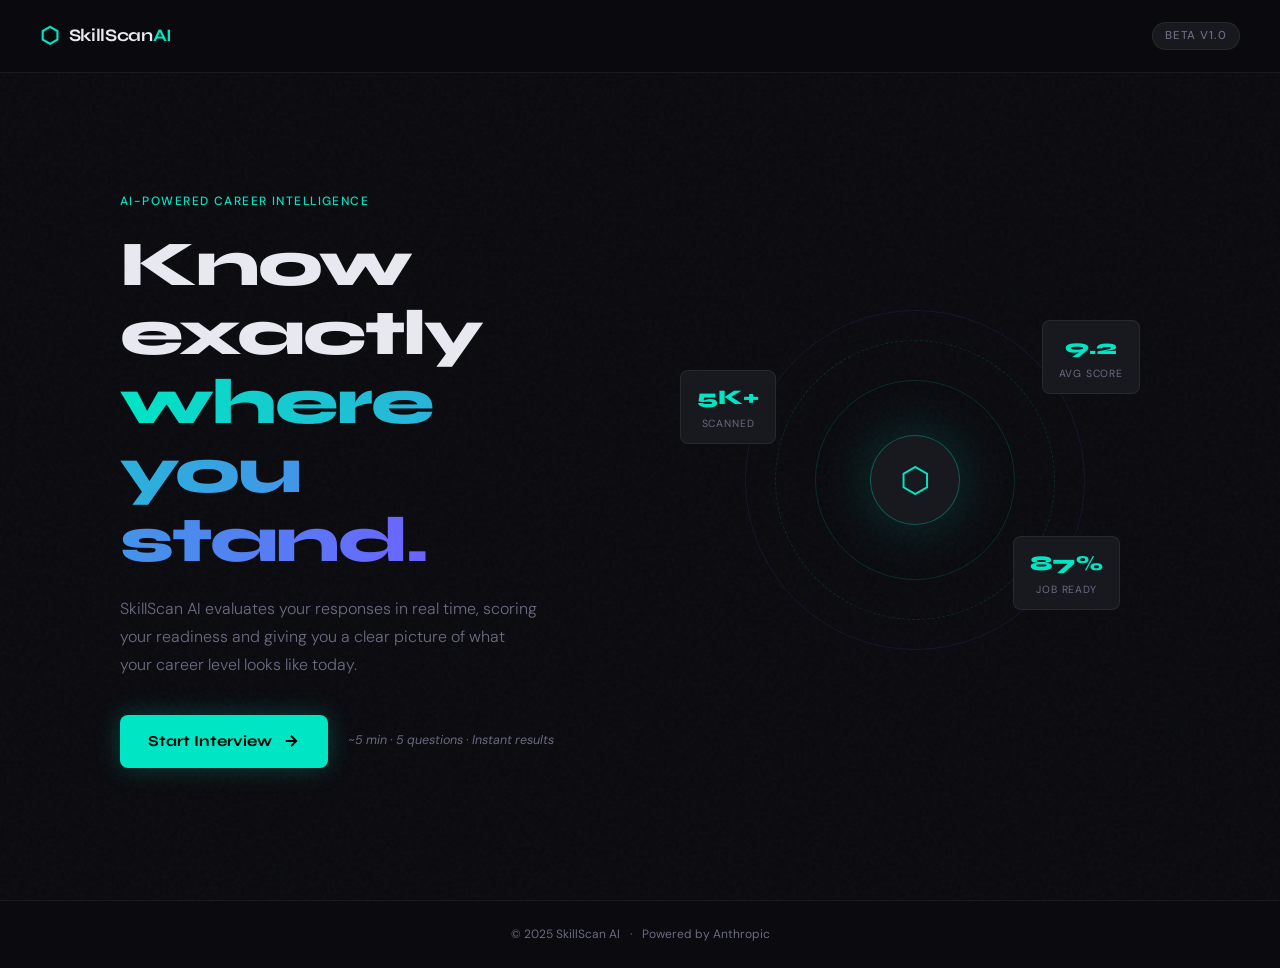
<file: index.html>
<!DOCTYPE html>
<html lang="en">
<head>
  <meta charset="UTF-8" />
  <meta name="viewport" content="width=device-width, initial-scale=1.0" />
  <title>SkillScan AI — Home</title>
  <link rel="stylesheet" href="style.css" />
  <link href="https://fonts.googleapis.com/css2?family=Syne:wght@400;600;700;800&family=DM+Sans:ital,wght@0,300;0,400;0,500;1,300&display=swap" rel="stylesheet" />
</head>
<body class="page-home">

  <div class="noise"></div>

  <header class="site-header">
    <div class="logo">
      <span class="logo-icon">⬡</span>
      <span class="logo-text">SkillScan<em>AI</em></span>
    </div>
    <div class="header-badge">Beta v1.0</div>
  </header>

  <main class="home-main">
    <div class="home-content">
      <div class="eyebrow">AI-Powered Career Intelligence</div>

      <h1 class="home-title">
        Know exactly<br />
        <span class="gradient-text">where you stand.</span>
      </h1>

      <p class="home-sub">
        SkillScan AI evaluates your responses in real time,
        scoring your readiness and giving you a clear picture
        of what your career level looks like today.
      </p>

      <div class="home-actions">
        <a href="interview.html" class="btn-primary">
          <span>Start Interview</span>
          <svg width="18" height="18" viewBox="0 0 24 24" fill="none" stroke="currentColor" stroke-width="2.5"><path d="M5 12h14M12 5l7 7-7 7"/></svg>
        </a>
        <div class="home-note">~5 min · 5 questions · Instant results</div>
      </div>
    </div>

    <div class="home-visual">
      <div class="scan-ring ring-1"></div>
      <div class="scan-ring ring-2"></div>
      <div class="scan-ring ring-3"></div>
      <div class="scan-core">
        <span class="scan-icon">⬡</span>
      </div>
      <div class="floating-stat stat-1">
        <span class="stat-val">9.2</span>
        <span class="stat-label">Avg Score</span>
      </div>
      <div class="floating-stat stat-2">
        <span class="stat-val">87%</span>
        <span class="stat-label">Job Ready</span>
      </div>
      <div class="floating-stat stat-3">
        <span class="stat-val">5K+</span>
        <span class="stat-label">Scanned</span>
      </div>
    </div>
  </main>

  <footer class="site-footer">
    <span>© 2025 SkillScan AI</span>
    <span>·</span>
    <span>Powered by Anthropic</span>
  </footer>

  <script src="app.js"></script>
</body>
</html>
</file>
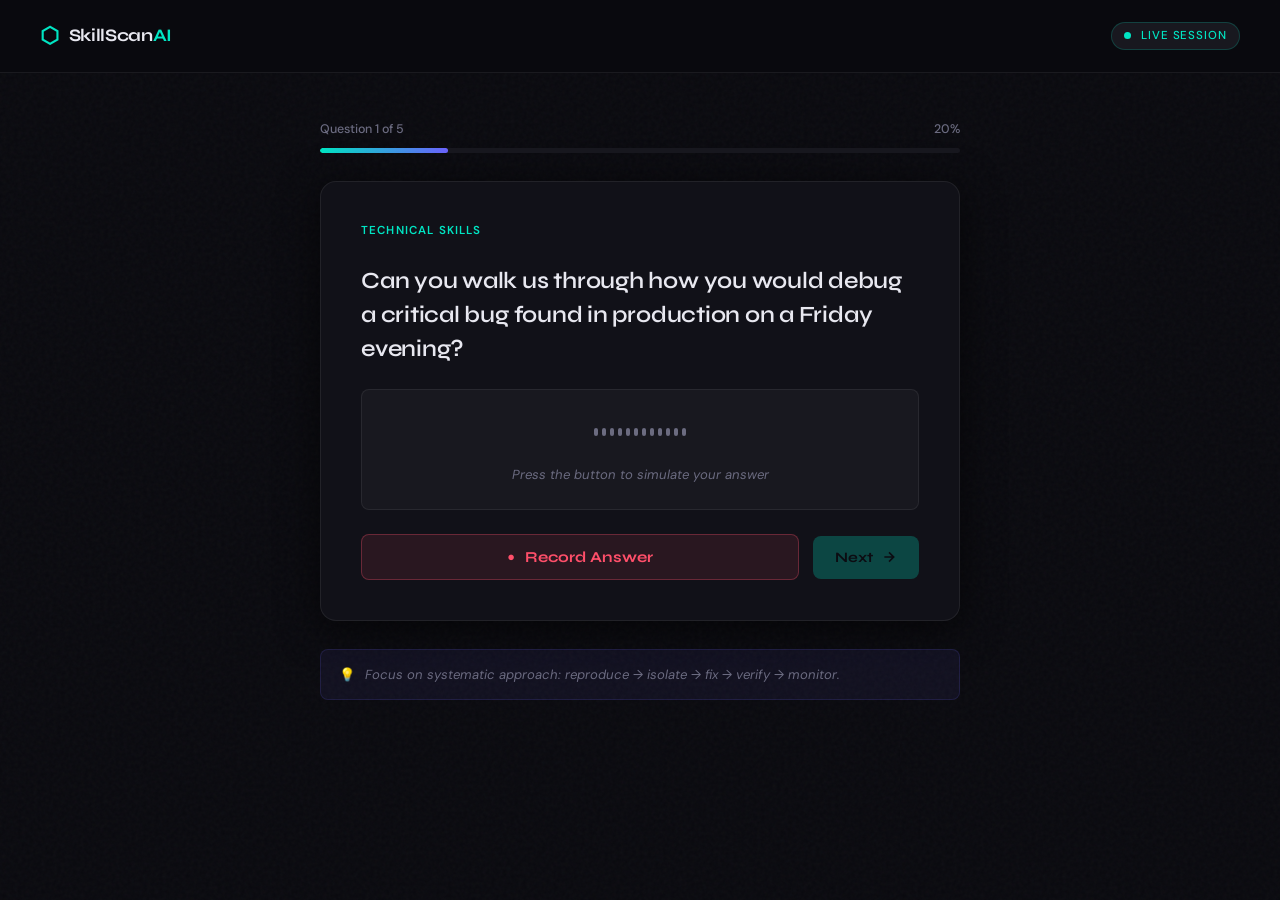
<file: interview.html>
<!DOCTYPE html>
<html lang="en">
<head>
  <meta charset="UTF-8" />
  <meta name="viewport" content="width=device-width, initial-scale=1.0" />
  <title>SkillScan AI — Interview</title>
  <link rel="stylesheet" href="style.css" />
  <link href="https://fonts.googleapis.com/css2?family=Syne:wght@400;600;700;800&family=DM+Sans:ital,wght@0,300;0,400;0,500;1,300&display=swap" rel="stylesheet" />
</head>
<body class="page-interview">

  <div class="noise"></div>

  <header class="site-header">
    <a href="index.html" class="logo">
      <span class="logo-icon">⬡</span>
      <span class="logo-text">SkillScan<em>AI</em></span>
    </a>
    <div class="header-badge live-badge">
      <span class="pulse-dot"></span> Live Session
    </div>
  </header>

  <main class="interview-main">

    <!-- Progress -->
    <div class="progress-track">
      <div class="progress-labels">
        <span id="question-counter">Question 1 of 5</span>
        <span id="progress-pct">20%</span>
      </div>
      <div class="progress-bar-bg">
        <div class="progress-bar-fill" id="progress-fill" style="width: 20%;"></div>
      </div>
    </div>

    <!-- Question Card -->
    <div class="question-card" id="question-card">
      <div class="q-category" id="q-category">Technical Skills</div>
      <p class="q-text" id="q-text">Loading question…</p>

      <div class="answer-zone" id="answer-zone">
        <div class="waveform" id="waveform">
          <span></span><span></span><span></span><span></span>
          <span></span><span></span><span></span><span></span>
          <span></span><span></span><span></span><span></span>
        </div>
        <p class="recording-status" id="recording-status">Press the button to simulate your answer</p>
      </div>

      <div class="interview-actions">
        <button class="btn-record" id="record-btn">
          <span class="btn-record-icon" id="record-icon">●</span>
          <span id="record-label">Record Answer</span>
        </button>
        <button class="btn-next" id="next-btn" disabled>
          Next <svg width="16" height="16" viewBox="0 0 24 24" fill="none" stroke="currentColor" stroke-width="2.5"><path d="M5 12h14M12 5l7 7-7 7"/></svg>
        </button>
      </div>
    </div>

    <!-- Tip -->
    <div class="interview-tip" id="interview-tip">
      <span class="tip-icon">💡</span>
      <span id="tip-text">Speak clearly and structure your answer: Situation → Action → Result.</span>
    </div>

  </main>

  <script src="app.js"></script>
</body>
</html>
</file>
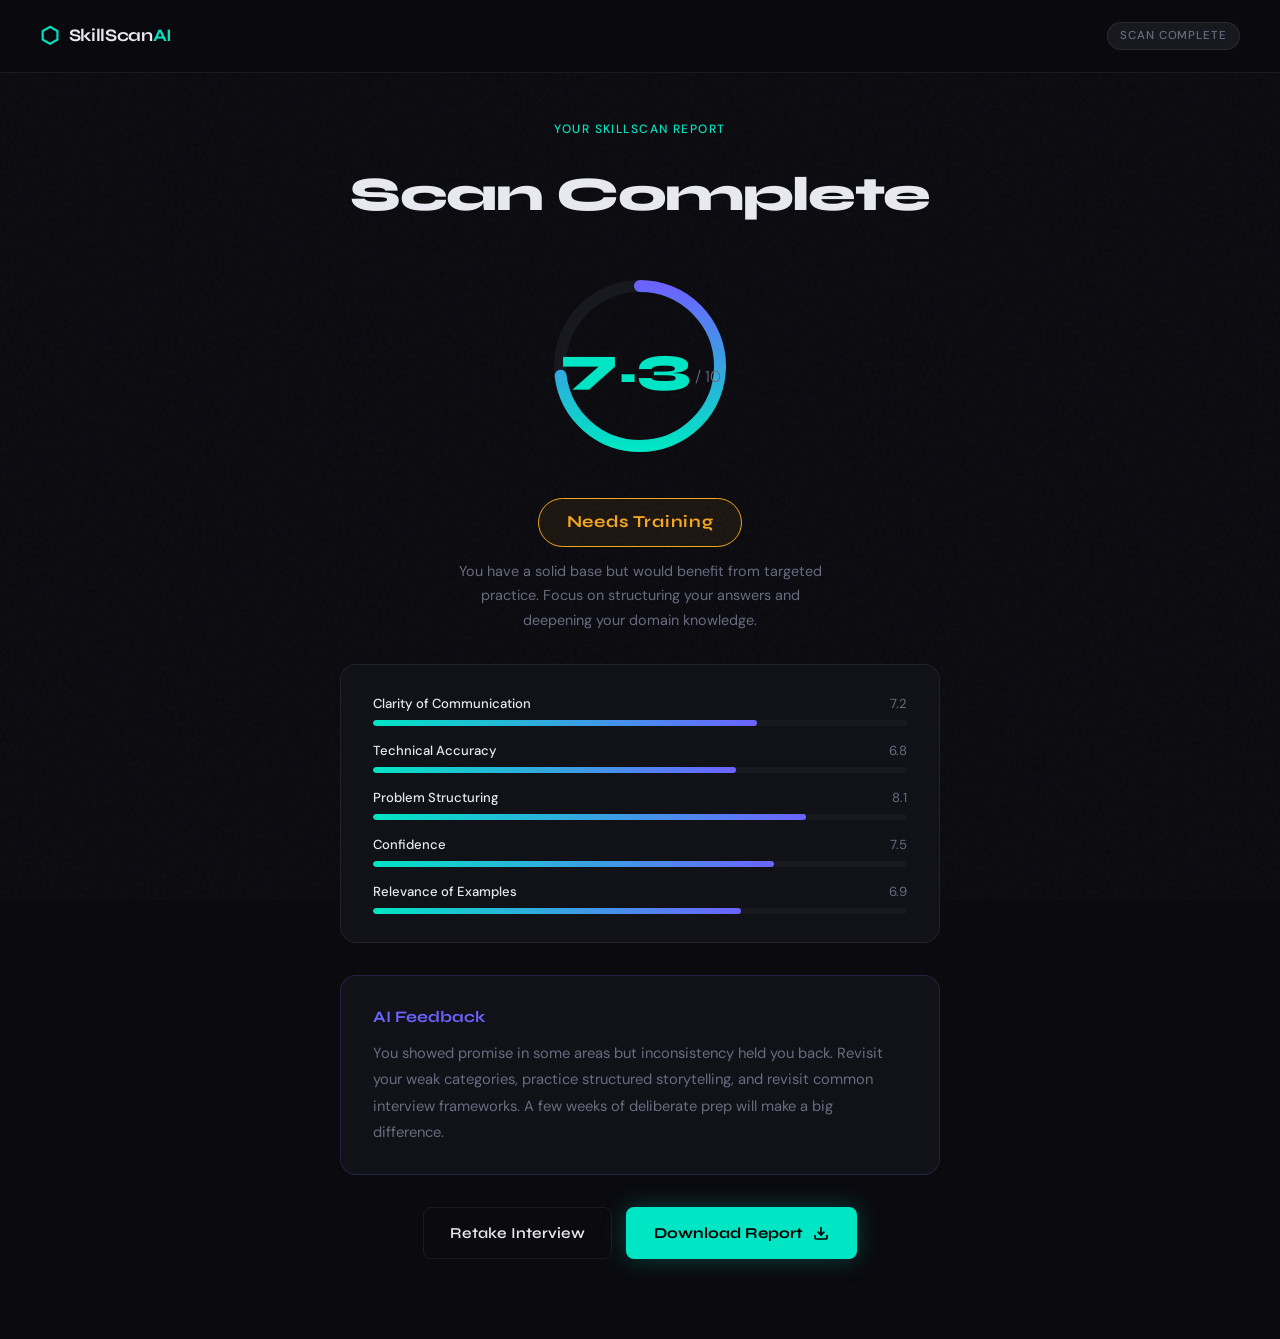
<file: result.html>
<!DOCTYPE html>
<html lang="en">
<head>
  <meta charset="UTF-8" />
  <meta name="viewport" content="width=device-width, initial-scale=1.0" />
  <title>SkillScan AI — Results</title>
  <link rel="stylesheet" href="style.css" />
  <link href="https://fonts.googleapis.com/css2?family=Syne:wght@400;600;700;800&family=DM+Sans:ital,wght@0,300;0,400;0,500;1,300&display=swap" rel="stylesheet" />
</head>
<body class="page-result">

  <div class="noise"></div>

  <header class="site-header">
    <a href="index.html" class="logo">
      <span class="logo-icon">⬡</span>
      <span class="logo-text">SkillScan<em>AI</em></span>
    </a>
    <div class="header-badge">Scan Complete</div>
  </header>

  <main class="result-main">

    <div class="result-header">
      <div class="eyebrow">Your SkillScan Report</div>
      <h2 class="result-title">Scan Complete</h2>
    </div>

    <!-- Score Dial -->
    <div class="score-section">
      <div class="score-dial" id="score-dial">
        <svg class="dial-svg" viewBox="0 0 200 200">
          <circle cx="100" cy="100" r="80" class="dial-bg" />
          <circle cx="100" cy="100" r="80" class="dial-fill" id="dial-circle" />
        </svg>
        <div class="dial-inner">
          <span class="dial-value" id="score-display">–</span>
          <span class="dial-label">/ 10</span>
        </div>
      </div>
    </div>

    <!-- Category Badge -->
    <div class="category-block" id="category-block">
      <div class="category-badge" id="category-badge">–</div>
      <p class="category-desc" id="category-desc">Analyzing your responses…</p>
    </div>

    <!-- Breakdown -->
    <div class="breakdown-grid" id="breakdown-grid">
      <!-- JS injects bars -->
    </div>

    <!-- Feedback -->
    <div class="feedback-card" id="feedback-card">
      <h3 class="feedback-title">AI Feedback</h3>
      <p class="feedback-text" id="feedback-text">–</p>
    </div>

    <!-- Actions -->
    <div class="result-actions">
      <a href="index.html" class="btn-secondary">Retake Interview</a>
      <button class="btn-primary" onclick="window.print()">
        <span>Download Report</span>
        <svg width="16" height="16" viewBox="0 0 24 24" fill="none" stroke="currentColor" stroke-width="2.5"><path d="M21 15v4a2 2 0 0 1-2 2H5a2 2 0 0 1-2-2v-4"/><polyline points="7 10 12 15 17 10"/><line x1="12" y1="15" x2="12" y2="3"/></svg>
      </button>
    </div>

  </main>

  <script src="app.js"></script>
</body>
</html>
</file>
<file: style.css>
/* ==========================================
   SkillScan AI — style.css
   Aesthetic: Dark Editorial / Precision Tech
   ========================================== */

/* ---------- CSS Variables ---------- */
:root {
  --bg:       #0a0a0f;
  --surface:  #111118;
  --surface2: #18181f;
  --border:   rgba(255,255,255,0.07);
  --accent:   #00e5c3;
  --accent2:  #6c63ff;
  --danger:   #ff4f6a;
  --text:     #e8e8f0;
  --muted:    #6b6b80;
  --font-display: 'Syne', sans-serif;
  --font-body:    'DM Sans', sans-serif;
  --radius:   16px;
  --radius-sm: 8px;
  --shadow:   0 8px 40px rgba(0,0,0,0.6);
}

/* ---------- Reset ---------- */
*, *::before, *::after { box-sizing: border-box; margin: 0; padding: 0; }
html { scroll-behavior: smooth; }
body {
  background: var(--bg);
  color: var(--text);
  font-family: var(--font-body);
  font-size: 16px;
  line-height: 1.6;
  min-height: 100vh;
  overflow-x: hidden;
}
a { text-decoration: none; color: inherit; }

/* ---------- Noise overlay ---------- */
.noise {
  position: fixed; inset: 0;
  pointer-events: none; z-index: 0;
  opacity: 0.035;
  background-image: url("data:image/svg+xml,%3Csvg viewBox='0 0 256 256' xmlns='http://www.w3.org/2000/svg'%3E%3Cfilter id='noise'%3E%3CfeTurbulence type='fractalNoise' baseFrequency='0.9' numOctaves='4' stitchTiles='stitch'/%3E%3C/filter%3E%3Crect width='100%25' height='100%25' filter='url(%23noise)'/%3E%3C/svg%3E");
}

/* ---------- Header ---------- */
.site-header {
  position: fixed; top: 0; left: 0; right: 0;
  z-index: 100;
  display: flex; align-items: center; justify-content: space-between;
  padding: 18px 40px;
  background: rgba(10,10,15,0.85);
  backdrop-filter: blur(12px);
  border-bottom: 1px solid var(--border);
}

.logo {
  display: flex; align-items: center; gap: 10px;
  font-family: var(--font-display);
  font-size: 1.1rem; font-weight: 700;
  letter-spacing: -0.02em;
}
.logo-icon { color: var(--accent); font-size: 1.4rem; }
.logo-text em { font-style: normal; color: var(--accent); }

.header-badge {
  font-family: var(--font-body);
  font-size: 0.72rem; font-weight: 500;
  letter-spacing: 0.08em; text-transform: uppercase;
  background: var(--surface2);
  border: 1px solid var(--border);
  color: var(--muted);
  padding: 4px 12px;
  border-radius: 999px;
}

.live-badge { color: var(--accent); border-color: rgba(0,229,195,0.2); }
.pulse-dot {
  display: inline-block; width: 7px; height: 7px;
  background: var(--accent); border-radius: 50%;
  margin-right: 6px;
  animation: pulse 1.4s ease infinite;
}
@keyframes pulse {
  0%, 100% { opacity: 1; transform: scale(1); }
  50% { opacity: 0.4; transform: scale(0.7); }
}

/* ---------- Buttons ---------- */
.btn-primary {
  display: inline-flex; align-items: center; gap: 10px;
  background: var(--accent);
  color: #000;
  font-family: var(--font-display);
  font-size: 0.95rem; font-weight: 700;
  padding: 14px 28px;
  border-radius: var(--radius-sm);
  border: none; cursor: pointer;
  transition: transform 0.18s, box-shadow 0.18s, background 0.18s;
  box-shadow: 0 0 24px rgba(0,229,195,0.25);
}
.btn-primary:hover {
  transform: translateY(-2px);
  box-shadow: 0 0 36px rgba(0,229,195,0.45);
}

.btn-secondary {
  display: inline-flex; align-items: center; gap: 8px;
  background: transparent;
  color: var(--text);
  font-family: var(--font-display);
  font-size: 0.95rem; font-weight: 600;
  padding: 13px 26px;
  border-radius: var(--radius-sm);
  border: 1px solid var(--border);
  cursor: pointer;
  transition: border-color 0.18s, background 0.18s;
}
.btn-secondary:hover { border-color: var(--accent); background: rgba(0,229,195,0.04); }

/* ==========================================
   PAGE: HOME
   ========================================== */
.page-home body, body.page-home {
  background: var(--bg);
}

.home-main {
  position: relative; z-index: 1;
  min-height: 100vh;
  display: grid;
  grid-template-columns: 1fr 1fr;
  align-items: center;
  gap: 60px;
  padding: 120px 80px 60px;
  max-width: 1200px;
  margin: 0 auto;
}

.eyebrow {
  font-size: 0.75rem; font-weight: 500;
  letter-spacing: 0.12em; text-transform: uppercase;
  color: var(--accent);
  margin-bottom: 18px;
}

.home-title {
  font-family: var(--font-display);
  font-size: clamp(2.8rem, 5vw, 4.4rem);
  font-weight: 800;
  line-height: 1.08;
  letter-spacing: -0.03em;
  margin-bottom: 20px;
}
.gradient-text {
  background: linear-gradient(90deg, var(--accent) 0%, var(--accent2) 100%);
  -webkit-background-clip: text;
  -webkit-text-fill-color: transparent;
  background-clip: text;
}

.home-sub {
  color: var(--muted);
  font-size: 1rem;
  font-weight: 300;
  max-width: 420px;
  margin-bottom: 36px;
  line-height: 1.75;
}

.home-actions { display: flex; align-items: center; gap: 20px; flex-wrap: wrap; }
.home-note {
  font-size: 0.78rem; color: var(--muted);
  font-style: italic;
}

/* Visual / rings */
.home-visual {
  position: relative;
  display: flex; align-items: center; justify-content: center;
  height: 380px;
}

.scan-ring {
  position: absolute;
  border-radius: 50%;
  border: 1px solid rgba(0,229,195,0.15);
  animation: spin-slow linear infinite;
}
.ring-1 { width: 280px; height: 280px; animation-duration: 18s; border-style: dashed; }
.ring-2 { width: 200px; height: 200px; animation-duration: 11s; animation-direction: reverse; }
.ring-3 { width: 340px; height: 340px; animation-duration: 28s; border-color: rgba(108,99,255,0.12); }

@keyframes spin-slow {
  from { transform: rotate(0deg); }
  to   { transform: rotate(360deg); }
}

.scan-core {
  position: relative; z-index: 2;
  width: 90px; height: 90px;
  background: var(--surface2);
  border: 1px solid rgba(0,229,195,0.3);
  border-radius: 50%;
  display: flex; align-items: center; justify-content: center;
  box-shadow: 0 0 60px rgba(0,229,195,0.2);
}
.scan-icon { font-size: 2.2rem; color: var(--accent); }

.floating-stat {
  position: absolute;
  background: var(--surface2);
  border: 1px solid var(--border);
  border-radius: var(--radius-sm);
  padding: 10px 16px;
  display: flex; flex-direction: column;
  align-items: center;
  gap: 2px;
  animation: float 3.5s ease-in-out infinite;
}
.stat-1 { top: 30px; right: 20px; animation-delay: 0s; }
.stat-2 { bottom: 60px; right: 40px; animation-delay: 1s; }
.stat-3 { top: 80px; left: 10px; animation-delay: 2s; }

@keyframes float {
  0%, 100% { transform: translateY(0); }
  50% { transform: translateY(-8px); }
}

.stat-val {
  font-family: var(--font-display);
  font-size: 1.3rem; font-weight: 800;
  color: var(--accent);
}
.stat-label {
  font-size: 0.65rem; text-transform: uppercase;
  letter-spacing: 0.08em; color: var(--muted);
}

/* ---------- Footer ---------- */
.site-footer {
  position: relative; z-index: 1;
  text-align: center;
  padding: 24px;
  font-size: 0.75rem; color: var(--muted);
  display: flex; gap: 10px; justify-content: center;
  border-top: 1px solid var(--border);
}

/* ==========================================
   PAGE: INTERVIEW
   ========================================== */
.interview-main {
  position: relative; z-index: 1;
  min-height: 100vh;
  padding: 120px 40px 60px;
  max-width: 720px;
  margin: 0 auto;
  display: flex; flex-direction: column; gap: 28px;
}

.progress-track { display: flex; flex-direction: column; gap: 8px; }
.progress-labels {
  display: flex; justify-content: space-between;
  font-size: 0.78rem; color: var(--muted);
  font-weight: 500;
}
.progress-bar-bg {
  width: 100%; height: 5px;
  background: var(--surface2);
  border-radius: 99px; overflow: hidden;
}
.progress-bar-fill {
  height: 100%;
  background: linear-gradient(90deg, var(--accent), var(--accent2));
  border-radius: 99px;
  transition: width 0.5s cubic-bezier(0.4,0,0.2,1);
}

.question-card {
  background: var(--surface);
  border: 1px solid var(--border);
  border-radius: var(--radius);
  padding: 40px;
  display: flex; flex-direction: column; gap: 24px;
  box-shadow: var(--shadow);
  animation: card-in 0.4s ease;
}
@keyframes card-in {
  from { opacity: 0; transform: translateY(16px); }
  to   { opacity: 1; transform: translateY(0); }
}

.q-category {
  font-size: 0.72rem; text-transform: uppercase;
  letter-spacing: 0.1em; color: var(--accent);
  font-weight: 600;
}

.q-text {
  font-family: var(--font-display);
  font-size: clamp(1.1rem, 2.5vw, 1.45rem);
  font-weight: 600;
  line-height: 1.45;
  letter-spacing: -0.01em;
  color: var(--text);
}

/* Answer zone */
.answer-zone {
  background: var(--surface2);
  border: 1px solid var(--border);
  border-radius: var(--radius-sm);
  padding: 24px;
  display: flex; flex-direction: column;
  align-items: center; gap: 14px;
  min-height: 110px;
}

.waveform {
  display: flex; align-items: center; gap: 4px;
  height: 36px;
}
.waveform span {
  display: block; width: 4px;
  background: var(--muted);
  border-radius: 2px;
  height: 8px;
  transition: background 0.2s;
}
.waveform.active span {
  background: var(--accent);
  animation: wave 0.6s ease-in-out infinite alternate;
}
.waveform.active span:nth-child(1)  { animation-delay: 0.0s; }
.waveform.active span:nth-child(2)  { animation-delay: 0.05s; }
.waveform.active span:nth-child(3)  { animation-delay: 0.10s; }
.waveform.active span:nth-child(4)  { animation-delay: 0.15s; }
.waveform.active span:nth-child(5)  { animation-delay: 0.20s; }
.waveform.active span:nth-child(6)  { animation-delay: 0.25s; }
.waveform.active span:nth-child(7)  { animation-delay: 0.20s; }
.waveform.active span:nth-child(8)  { animation-delay: 0.15s; }
.waveform.active span:nth-child(9)  { animation-delay: 0.10s; }
.waveform.active span:nth-child(10) { animation-delay: 0.05s; }
.waveform.active span:nth-child(11) { animation-delay: 0.0s; }
.waveform.active span:nth-child(12) { animation-delay: 0.05s; }

@keyframes wave {
  0%   { height: 6px; }
  100% { height: 32px; }
}

.waveform.done span {
  background: rgba(0,229,195,0.4);
  height: 6px;
}

.recording-status {
  font-size: 0.82rem; color: var(--muted);
  text-align: center; font-style: italic;
}

/* Buttons row */
.interview-actions { display: flex; gap: 14px; align-items: center; }

.btn-record {
  flex: 1;
  display: flex; align-items: center; justify-content: center; gap: 10px;
  background: rgba(255, 79, 106, 0.1);
  border: 1px solid rgba(255, 79, 106, 0.3);
  color: var(--danger);
  font-family: var(--font-display);
  font-size: 0.95rem; font-weight: 700;
  padding: 13px 20px;
  border-radius: var(--radius-sm);
  cursor: pointer;
  transition: background 0.2s, border-color 0.2s, transform 0.15s;
}
.btn-record:hover { background: rgba(255,79,106,0.18); transform: translateY(-1px); }
.btn-record.recording {
  background: rgba(255,79,106,0.25);
  border-color: var(--danger);
  animation: record-pulse 1s ease infinite;
}
.btn-record.done {
  background: rgba(0,229,195,0.08);
  border-color: rgba(0,229,195,0.3);
  color: var(--accent);
}
@keyframes record-pulse {
  0%, 100% { box-shadow: 0 0 0 0 rgba(255,79,106,0); }
  50%       { box-shadow: 0 0 0 8px rgba(255,79,106,0.1); }
}

.btn-record-icon { font-size: 0.8rem; }

.btn-next {
  display: flex; align-items: center; gap: 8px;
  background: var(--accent);
  color: #000;
  font-family: var(--font-display);
  font-size: 0.9rem; font-weight: 700;
  padding: 13px 22px;
  border-radius: var(--radius-sm);
  border: none; cursor: pointer;
  transition: opacity 0.2s, transform 0.15s, box-shadow 0.2s;
  white-space: nowrap;
}
.btn-next:disabled { opacity: 0.25; cursor: not-allowed; }
.btn-next:not(:disabled):hover { transform: translateY(-1px); box-shadow: 0 0 20px rgba(0,229,195,0.35); }

/* Tip bar */
.interview-tip {
  display: flex; gap: 10px; align-items: flex-start;
  padding: 14px 18px;
  background: rgba(108,99,255,0.07);
  border: 1px solid rgba(108,99,255,0.15);
  border-radius: var(--radius-sm);
  font-size: 0.82rem; color: var(--muted);
  font-style: italic;
}
.tip-icon { font-style: normal; flex-shrink: 0; }

/* ==========================================
   PAGE: RESULT
   ========================================== */
.result-main {
  position: relative; z-index: 1;
  max-width: 680px; margin: 0 auto;
  padding: 120px 40px 80px;
  display: flex; flex-direction: column; gap: 32px;
}

.result-header { text-align: center; }
.result-title {
  font-family: var(--font-display);
  font-size: clamp(2rem, 4vw, 3rem);
  font-weight: 800; letter-spacing: -0.03em;
}

/* Score dial */
.score-section {
  display: flex; justify-content: center;
}
.score-dial {
  position: relative;
  width: 200px; height: 200px;
  display: flex; align-items: center; justify-content: center;
}
.dial-svg {
  position: absolute; inset: 0;
  transform: rotate(-90deg);
  width: 100%; height: 100%;
}
.dial-bg {
  fill: none;
  stroke: var(--surface2);
  stroke-width: 12;
}
.dial-fill {
  fill: none;
  stroke: url(#dialGrad);
  stroke-width: 12;
  stroke-linecap: round;
  stroke-dasharray: 502;
  stroke-dashoffset: 502;
  transition: stroke-dashoffset 1.2s cubic-bezier(0.4,0,0.2,1);
}
.dial-inner {
  position: relative; z-index: 1;
  display: flex; align-items: baseline; gap: 4px;
}
.dial-value {
  font-family: var(--font-display);
  font-size: 3.2rem; font-weight: 800;
  color: var(--accent);
  line-height: 1;
}
.dial-label {
  font-size: 1rem; color: var(--muted);
  font-weight: 300;
}

/* Category */
.category-block {
  text-align: center;
  display: flex; flex-direction: column; align-items: center; gap: 12px;
}
.category-badge {
  display: inline-block;
  font-family: var(--font-display);
  font-size: 1.05rem; font-weight: 700;
  letter-spacing: 0.04em;
  padding: 10px 28px;
  border-radius: 999px;
  border: 1.5px solid;
  background: transparent;
}
.badge-job-ready   { color: var(--accent);  border-color: var(--accent);  background: rgba(0,229,195,0.07); }
.badge-needs-training { color: #f5a623; border-color: #f5a623; background: rgba(245,166,35,0.07); }
.badge-low-confidence { color: var(--danger); border-color: var(--danger); background: rgba(255,79,106,0.07); }

.category-desc {
  color: var(--muted); font-size: 0.9rem;
  max-width: 380px; text-align: center;
  line-height: 1.7;
}

/* Breakdown bars */
.breakdown-grid {
  display: flex; flex-direction: column; gap: 14px;
  background: var(--surface);
  border: 1px solid var(--border);
  border-radius: var(--radius);
  padding: 28px 32px;
}
.breakdown-item {}
.breakdown-label-row {
  display: flex; justify-content: space-between;
  font-size: 0.82rem; margin-bottom: 6px;
  color: var(--muted);
}
.breakdown-label-row strong { color: var(--text); font-weight: 500; }
.breakdown-bar-bg {
  height: 6px; background: var(--surface2);
  border-radius: 99px; overflow: hidden;
}
.breakdown-bar-fill {
  height: 100%;
  border-radius: 99px;
  transition: width 1s cubic-bezier(0.4,0,0.2,1);
  background: linear-gradient(90deg, var(--accent), var(--accent2));
}

/* Feedback card */
.feedback-card {
  background: var(--surface);
  border: 1px solid rgba(108,99,255,0.2);
  border-radius: var(--radius);
  padding: 28px 32px;
}
.feedback-title {
  font-family: var(--font-display);
  font-size: 1rem; font-weight: 700;
  margin-bottom: 10px;
  color: var(--accent2);
}
.feedback-text {
  font-size: 0.92rem; color: var(--muted);
  line-height: 1.8;
}

/* Result actions */
.result-actions {
  display: flex; gap: 14px; justify-content: center; flex-wrap: wrap;
}

/* ==========================================
   RESPONSIVE
   ========================================== */
@media (max-width: 768px) {
  .site-header { padding: 16px 20px; }

  .home-main {
    grid-template-columns: 1fr;
    padding: 110px 24px 60px;
    gap: 40px;
  }
  .home-visual { height: 260px; }
  .ring-1 { width: 200px; height: 200px; }
  .ring-2 { width: 140px; height: 140px; }
  .ring-3 { width: 240px; height: 240px; }

  .interview-main { padding: 100px 20px 60px; }
  .question-card  { padding: 28px 22px; }

  .result-main { padding: 100px 20px 60px; }
  .breakdown-grid { padding: 22px 20px; }
  .feedback-card  { padding: 22px 20px; }
}
</file>
